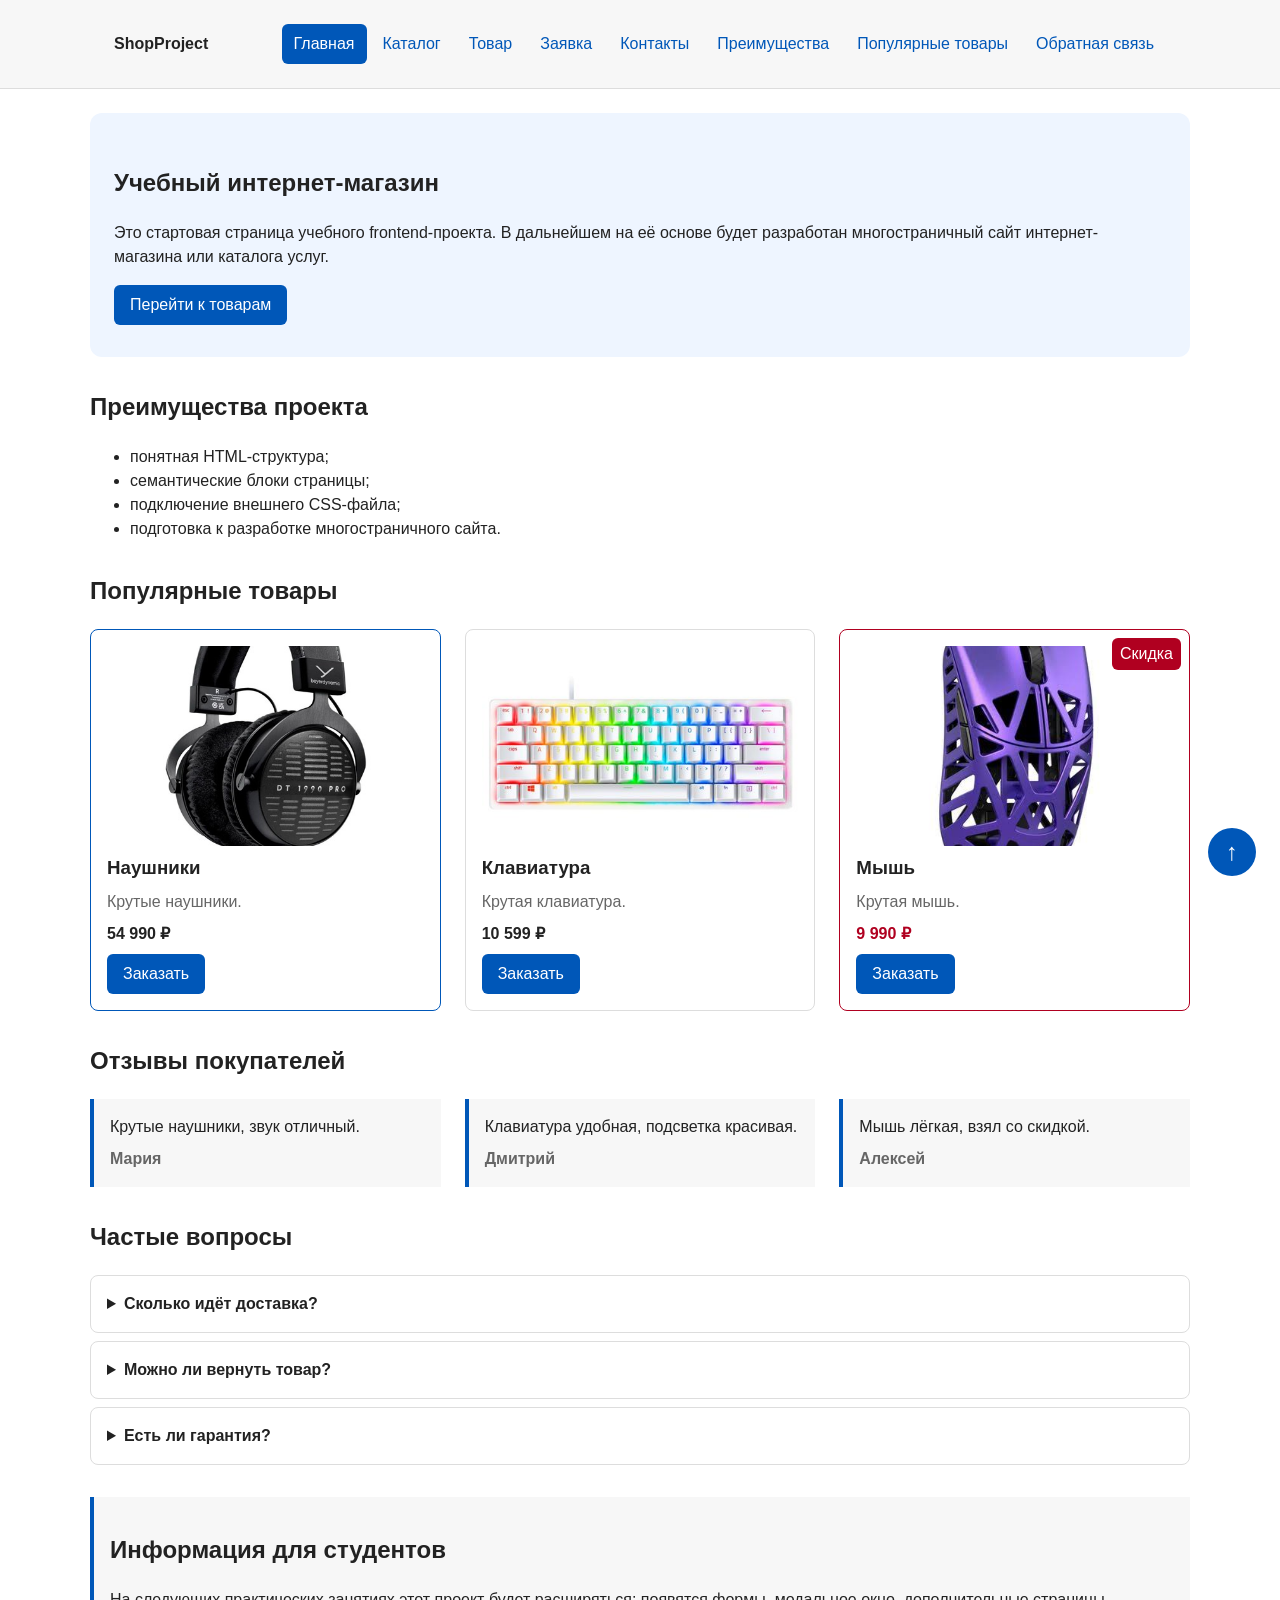
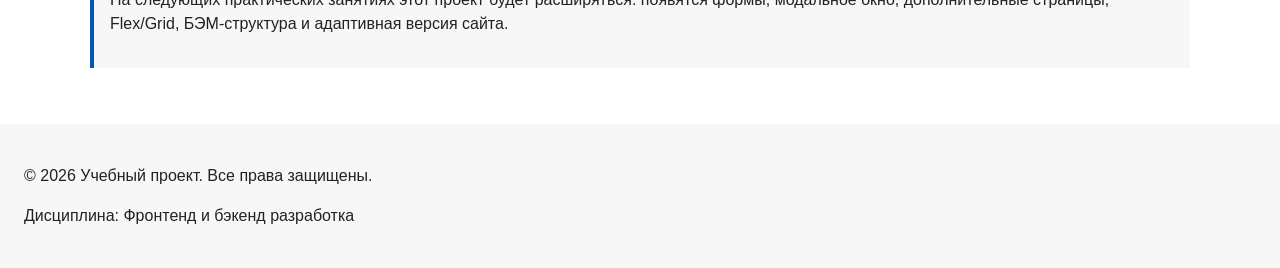
<file: index.html>
<!DOCTYPE html>
<html lang="ru">
<head>
  <meta charset="UTF-8">
  <meta name="viewport" content="width=device-width, initial-scale=1.0">
  <meta name="description" content="Учебный интернет-магазин компьютерной периферии: наушники, клавиатуры, мыши и другие товары.">
  <title>Главная — Учебный интернет-магазин</title>
  <link rel="stylesheet" href="css/style.css">
  <script src="js/main.js" defer></script>
</head>
<body>
  <header class="site-header">
    <div class="site-header__inner">
      <a class="site-header__logo" href="index.html">ShopProject</a>

      <nav class="site-nav" aria-label="Основная навигация">
        <ul class="site-nav__list">
          <li class="site-nav__item">
            <a class="site-nav__link site-nav__link--active" href="index.html">Главная</a>
          </li>
          <li class="site-nav__item">
            <a class="site-nav__link" href="catalog.html">Каталог</a>
          </li>
          <li class="site-nav__item">
            <a class="site-nav__link" href="product.html">Товар</a>
          </li>
          <li class="site-nav__item">
            <a class="site-nav__link" href="order.html">Заявка</a>
          </li>
          <li class="site-nav__item">
            <a class="site-nav__link" href="contacts.html">Контакты</a>
          </li>
          <li class="site-nav__item">
            <a class="site-nav__link" href="index.html#advantages">Преимущества</a>
          </li>
          <li class="site-nav__item">
            <a class="site-nav__link" href="index.html#popular">Популярные товары</a>
          </li>
          <li class="site-nav__item">
            <a class="site-nav__link" href="index.html#contacts">Обратная связь</a>
          </li>
        </ul>
      </nav>
    </div>
  </header>

  <main>
    <section class="hero">
      <h1>Учебный интернет-магазин</h1>
      <p>
        Это стартовая страница учебного frontend-проекта.
        В дальнейшем на её основе будет разработан многостраничный сайт
        интернет-магазина или каталога услуг.
      </p>
      <a class="button button--primary" href="#popular">Перейти к товарам</a>
    </section>
    <section class="section" id="advantages">
      <h2 class="section__title">Преимущества проекта</h2>
      <ul class="advantages-list">
        <li>понятная HTML-структура;</li>
        <li>семантические блоки страницы;</li>
        <li>подключение внешнего CSS-файла;</li>
        <li>подготовка к разработке многостраничного сайта.</li>
      </ul>
    </section>




    <section class="section" id="popular">
      <h2 class="section__title">Популярные товары</h2>
      <div class="products-grid">
      <article class="product-card product-card--featured">
        <img
          class="product-card__image"
          src="images/headphones.jpg"
          alt="Наушники"
          width="300"
          height="300"
          loading="lazy"
        >
        <h3 class="product-card__title">Наушники</h3>
        <p class="product-card__description">
          Крутые наушники.
        </p>
        <p class="product-card__price">54 990 ₽</p>
        <button
          class="button button--primary product-card__button"
          type="button"
          data-product="Наушники"
        >
          Заказать
        </button>
      </article>


      <article class="product-card">
        <img
          class="product-card__image"
          src="images/keyboard.jpg"
          alt="Клавиатура"
          width="300"
          height="300"
          loading="lazy"
        >
        <h3 class="product-card__title">Клавиатура</h3>
        <p class="product-card__description">
          Крутая клавиатура.
        </p>
        <p class="product-card__price">10 599 ₽</p>
        <button
          class="button button--primary product-card__button"
          type="button"
          data-product="Клавиатура"
        >
          Заказать
        </button>
      </article>
      
      
      <article class="product-card product-card--discount">
        <span class="product-card__badge">Скидка</span>
        <img
          class="product-card__image"
          src="images/mouse.jpg"
          alt="Мышь"
          width="250"
          height="250"
          loading="lazy"
        >
        <h3 class="product-card__title">Мышь</h3>
        <p class="product-card__description">
          Крутая мышь.
        </p>
        <p class="product-card__price">9 990 ₽</p>
        <button
          class="button button--primary product-card__button"
          type="button"
          data-product="Мышь"
        >
          Заказать
        </button>
      </article>
      </div>
    </section>
    <section class="section" id="reviews">
      <h2 class="section__title">Отзывы покупателей</h2>
      <div class="reviews">
        <article class="review">
          <p class="review__text">Крутые наушники, звук отличный.</p>
          <p class="review__author">Мария</p>
        </article>

        <article class="review">
          <p class="review__text">Клавиатура удобная, подсветка красивая.</p>
          <p class="review__author">Дмитрий</p>
        </article>

        <article class="review">
          <p class="review__text">Мышь лёгкая, взял со скидкой.</p>
          <p class="review__author">Алексей</p>
        </article>
      </div>
    </section>

    <section class="section" id="faq">
      <h2 class="section__title">Частые вопросы</h2>
      <div class="faq">
        <details class="faq__item">
          <summary class="faq__question">Сколько идёт доставка?</summary>
          <p class="faq__answer">По Москве — 1 день, по России — от 2 до 5 дней.</p>
        </details>

        <details class="faq__item">
          <summary class="faq__question">Можно ли вернуть товар?</summary>
          <p class="faq__answer">Да, в течение 14 дней.</p>
        </details>

        <details class="faq__item">
          <summary class="faq__question">Есть ли гарантия?</summary>
          <p class="faq__answer">Да, на все товары гарантия 12 месяцев.</p>
        </details>
      </div>
    </section>

    <aside class="aside-info">
      <h2>Информация для студентов</h2>
      <p>
        На следующих практических занятиях этот проект будет расширяться:
        появятся формы, модальное окно, дополнительные страницы, Flex/Grid,
        БЭМ-структура и адаптивная версия сайта.
      </p>
    </aside>

  </main>
  <footer class="site-footer" id="contacts">
    <p>&copy; 2026 Учебный проект. Все права защищены.</p>
    <p>Дисциплина: Фронтенд и бэкенд разработка</p>
  </footer>

  <a class="to-top" href="#" aria-label="Наверх">↑</a>


  <dialog class="order-dialog" id="order-dialog" aria-labelledby="order-dialog-title">
    <h2 class="order-dialog__title" id="order-dialog-title">Оформление заявки</h2>
    <form class="order-form" id="order-form" action="#" method="post" novalidate>
      <input id="selected-product" name="selected-product" type="hidden">

      <div class="order-form__field">
        <label class="order-form__label" for="order-name">Имя</label>
        <input
          class="order-form__input"
          id="order-name"
          name="name"
          type="text"
          placeholder="Введите ваше имя"
          minlength="2"
          autocomplete="given-name"
          required
        >
      </div>

      <div class="order-form__field">
        <label class="order-form__label" for="order-email">E-mail</label>
        <input
          class="order-form__input"
          id="order-email"
          name="email"
          type="email"
          placeholder="example@mail.ru"
          autocomplete="email"
          required
        >
      </div>

      <div class="order-form__field">
        <label class="order-form__label" for="order-phone">Телефон</label>
        <input
          class="order-form__input"
          id="order-phone"
          name="phone"
          type="tel"
          inputmode="tel"
          placeholder="+7 (900) 000-00-00"
          pattern="^\+7 \(\d{3}\) \d{3}-\d{2}-\d{2}$"
          required
        >
        <small class="order-form__hint">Формат: +7 (900) 000-00-00</small>
      </div>

      <div class="order-form__field">
        <label class="order-form__label" for="order-date">Дата связи</label>
        <input
          class="order-form__input"
          id="order-date"
          name="date"
          type="date"
        >
      </div>

      <div class="order-form__field">
        <label class="order-form__label" for="order-topic">Тема заявки</label>
        <select class="order-form__select" id="order-topic" name="topic" required>
          <option value="">Выберите тему</option>
          <option value="product">Заказ товара</option>
          <option value="consultation">Консультация</option>
          <option value="delivery">Доставка</option>
        </select>
      </div>
      
      <div class="order-form__field">
        <label class="order-form__label" for="order-comment">Комментарий</label>
        <textarea
          class="order-form__textarea"
          id="order-comment"
          name="comment"
          rows="4"
          placeholder="Укажите дополнительную информацию"
        ></textarea>
      </div>
      
      <div class="order-form__field">
        <label>
          <input
            class="order-form__checkbox"
            id="order-agreement"
            name="agreement"
            type="checkbox"
            required
          >
          Я согласен на обработку данных
        </label>
      </div>
      
      <div class="order-form__actions">
        <button class="button button--secondary" type="button" id="close-order-dialog">Закрыть</button>
        <button class="button button--primary" type="submit">Отправить заявку</button>
      </div>
    </form>
  </dialog>
  <p class="success-message" id="success-message" hidden>
    Форма успешно отправлена!
  </p>

</body>
</html>
</file>
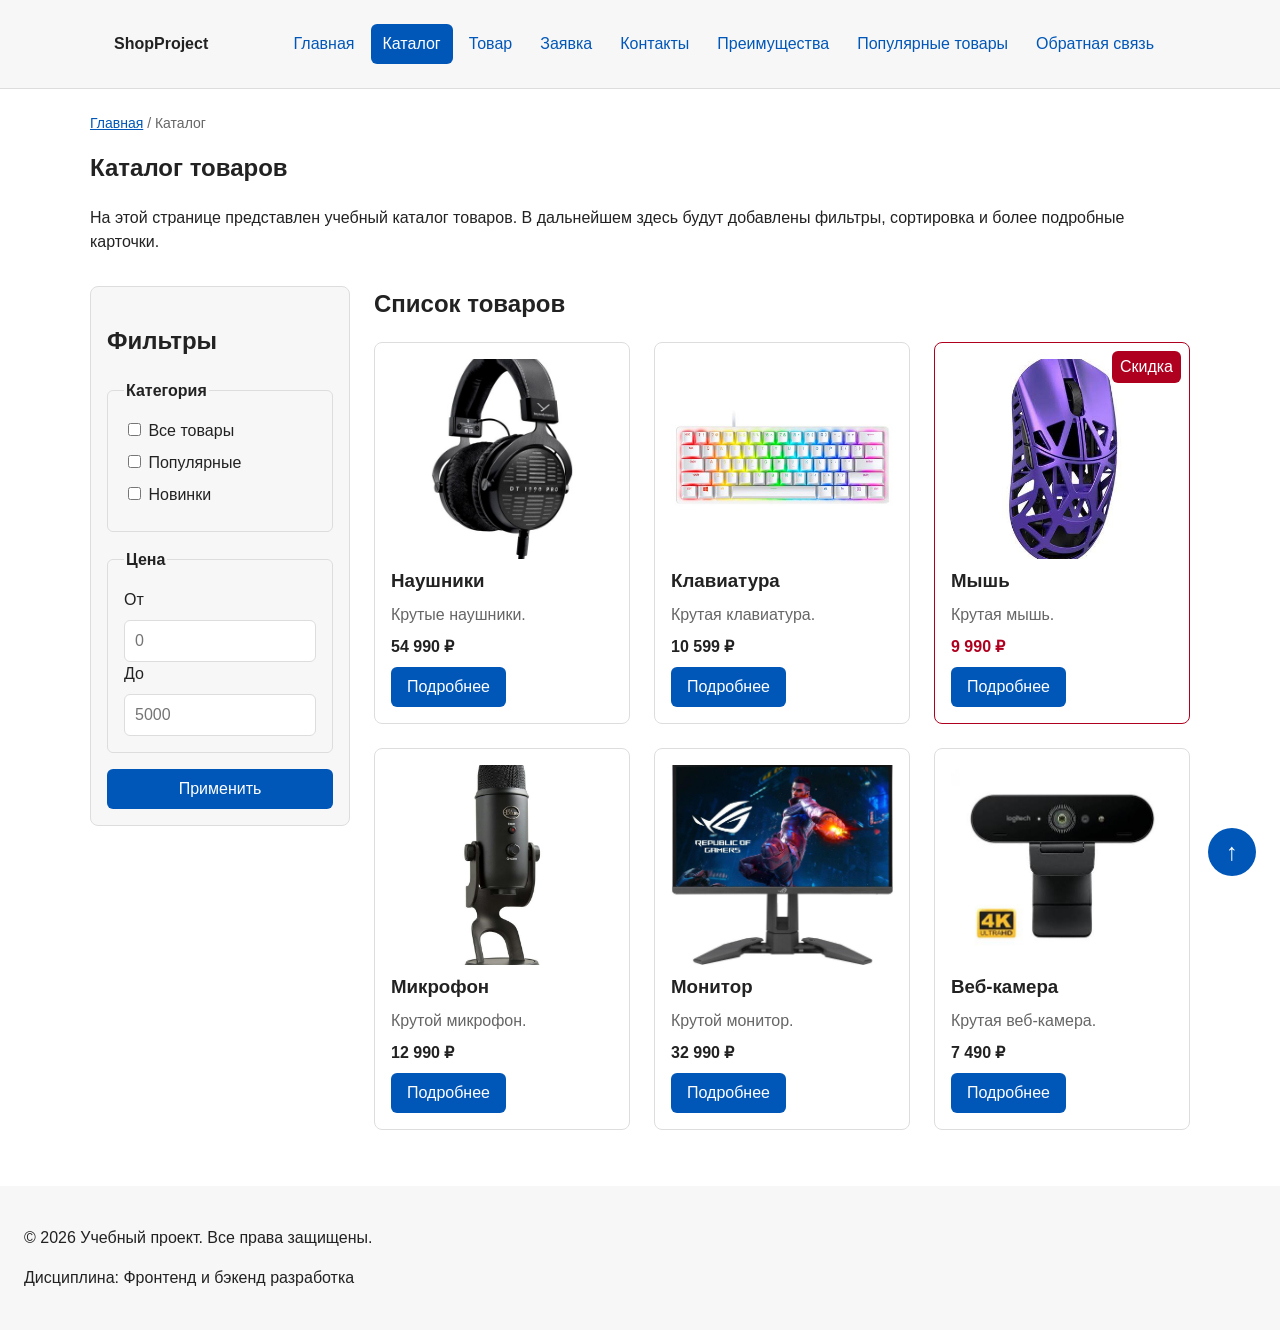
<file: catalog.html>
<!DOCTYPE html>
<html lang="ru">
<head>
  <meta charset="UTF-8">
  <meta name="viewport" content="width=device-width, initial-scale=1.0">
  <meta name="description" content="Каталог товаров учебного интернет-магазина.">
  <title>Каталог товаров — Учебный интернет-магазин</title>
  <link rel="stylesheet" href="css/style.css">
</head>
<body>
  <header class="site-header">
    <div class="site-header__inner">
      <a class="site-header__logo" href="index.html">ShopProject</a>

      <nav class="site-nav" aria-label="Основная навигация">
        <ul class="site-nav__list">
          <li class="site-nav__item">
            <a class="site-nav__link" href="index.html">Главная</a>
          </li>
          <li class="site-nav__item">
            <a class="site-nav__link site-nav__link--active" href="catalog.html">Каталог</a>
          </li>
          <li class="site-nav__item">
            <a class="site-nav__link" href="product.html">Товар</a>
          </li>
          <li class="site-nav__item">
            <a class="site-nav__link" href="order.html">Заявка</a>
          </li>
          <li class="site-nav__item">
            <a class="site-nav__link" href="contacts.html">Контакты</a>
          </li>
          <li class="site-nav__item">
            <a class="site-nav__link" href="index.html#advantages">Преимущества</a>
          </li>
          <li class="site-nav__item">
            <a class="site-nav__link" href="index.html#popular">Популярные товары</a>
          </li>
          <li class="site-nav__item">
            <a class="site-nav__link" href="index.html#contacts">Обратная связь</a>
          </li>
        </ul>
      </nav>
    </div>
  </header>

  <main>
    <nav class="breadcrumbs" aria-label="Хлебные крошки">
      <a class="breadcrumbs__link" href="index.html">Главная</a>
      <span class="breadcrumbs__current">Каталог</span>
    </nav>

    <section class="section">
      <h1 class="section__title">Каталог товаров</h1>
      <p>
        На этой странице представлен учебный каталог товаров.
        В дальнейшем здесь будут добавлены фильтры, сортировка и более
        подробные карточки.
      </p>
    </section>

    <section class="catalog-layout">
      <aside class="catalog-filters">
        <h2>Фильтры</h2>

        <form class="filters-form" action="#" method="get">
          <fieldset class="filters-form__fieldset">
            <legend class="filters-form__legend">Категория</legend>

            <label class="filters-form__label">
              <input type="checkbox" name="category" value="all">
              Все товары
            </label>

            <label class="filters-form__label">
              <input type="checkbox" name="category" value="popular">
              Популярные
            </label>

            <label class="filters-form__label">
              <input type="checkbox" name="category" value="new">
              Новинки
            </label>
          </fieldset>

          <fieldset class="filters-form__fieldset">
            <legend class="filters-form__legend">Цена</legend>

            <label class="filters-form__label" for="price-from">От</label>
            <input class="filters-form__input" id="price-from" name="price-from" type="number" min="0" placeholder="0">

            <label class="filters-form__label" for="price-to">До</label>
            <input class="filters-form__input" id="price-to" name="price-to" type="number" min="0" placeholder="5000">
          </fieldset>

          <button class="button button--primary" type="submit">Применить</button>
        </form>
      </aside>

      <section class="catalog-products">
        <h2 class="section__title">Список товаров</h2>

        <div class="products-grid">
      <article class="product-card">
        <img
          class="product-card__image"
          src="images/headphones.jpg"
          alt="Наушники"
          width="300"
          height="300"
          loading="lazy"
        >
        <h3 class="product-card__title">Наушники</h3>
        <p class="product-card__description">Крутые наушники.</p>
        <p class="product-card__price">54 990 ₽</p>
        <a class="button button--primary product-card__button" href="product.html">Подробнее</a>
      </article>

      <article class="product-card">
        <img
          class="product-card__image"
          src="images/keyboard.jpg"
          alt="Клавиатура"
          width="300"
          height="300"
          loading="lazy"
        >
        <h3 class="product-card__title">Клавиатура</h3>
        <p class="product-card__description">Крутая клавиатура.</p>
        <p class="product-card__price">10 599 ₽</p>
        <a class="button button--primary product-card__button" href="product.html">Подробнее</a>
      </article>

      <article class="product-card product-card--discount">
        <span class="product-card__badge">Скидка</span>
        <img
          class="product-card__image"
          src="images/mouse.jpg"
          alt="Мышь"
          width="300"
          height="300"
          loading="lazy"
        >
        <h3 class="product-card__title">Мышь</h3>
        <p class="product-card__description">Крутая мышь.</p>
        <p class="product-card__price">9 990 ₽</p>
        <a class="button button--primary product-card__button" href="product.html">Подробнее</a>
      </article>

      <article class="product-card">
        <img
          class="product-card__image"
          src="images/micro.jpg"
          alt="Микрофон"
          width="300"
          height="300"
          loading="lazy"
        >
        <h3 class="product-card__title">Микрофон</h3>
        <p class="product-card__description">Крутой микрофон.</p>
        <p class="product-card__price">12 990 ₽</p>
        <a class="button button--primary product-card__button" href="product.html">Подробнее</a>
      </article>

      <article class="product-card">
        <img
          class="product-card__image"
          src="images/monik.jpg"
          alt="Монитор"
          width="300"
          height="300"
          loading="lazy"
        >
        <h3 class="product-card__title">Монитор</h3>
        <p class="product-card__description">Крутой монитор.</p>
        <p class="product-card__price">32 990 ₽</p>
        <a class="button button--primary product-card__button" href="product.html">Подробнее</a>
      </article>

      <article class="product-card">
        <img
          class="product-card__image"
          src="images/vebcam.jpeg"
          alt="Веб-камера"
          width="300"
          height="300"
          loading="lazy"
        >
        <h3 class="product-card__title">Веб-камера</h3>
        <p class="product-card__description">Крутая веб-камера.</p>
        <p class="product-card__price">7 490 ₽</p>
        <a class="button button--primary product-card__button" href="product.html">Подробнее</a>
      </article>
        </div>
      </section>
    </section>
  </main>

  <footer class="site-footer">
    <p>&copy; 2026 Учебный проект. Все права защищены.</p>
    <p>Дисциплина: Фронтенд и бэкенд разработка</p>
  </footer>

  <a class="to-top" href="#" aria-label="Наверх">↑</a>
</body>
</html>
</file>
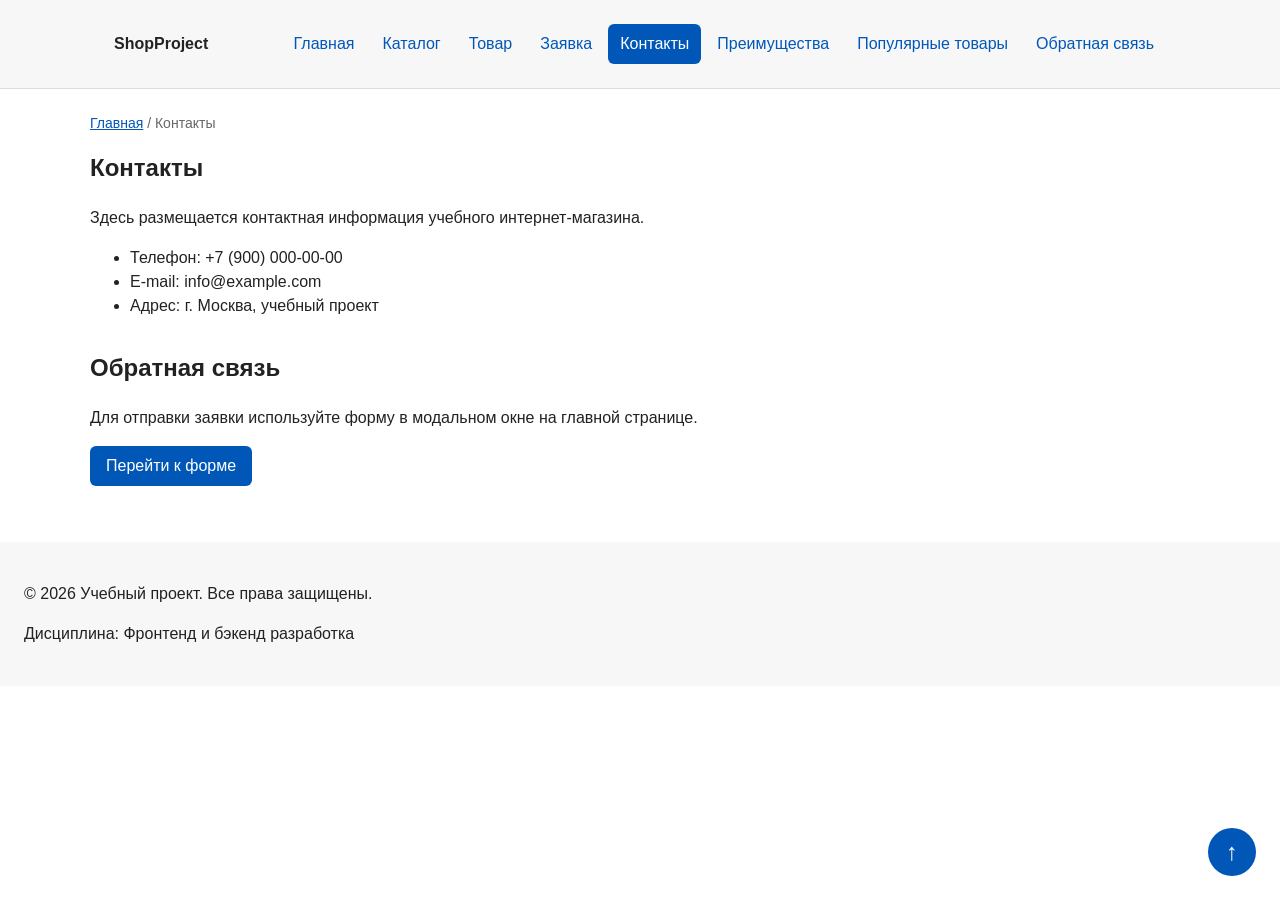
<file: contacts.html>
<!DOCTYPE html>
<html lang="ru">
<head>
  <meta charset="UTF-8">
  <meta name="viewport" content="width=device-width, initial-scale=1.0">
  <meta name="description" content="Контактная информация учебного интернет-магазина.">
  <title>Контакты — Учебный интернет-магазин</title>
  <link rel="stylesheet" href="css/style.css">
</head>
<body>
  <header class="site-header">
    <div class="site-header__inner">
      <a class="site-header__logo" href="index.html">ShopProject</a>

      <nav class="site-nav" aria-label="Основная навигация">
        <ul class="site-nav__list">
          <li class="site-nav__item">
            <a class="site-nav__link" href="index.html">Главная</a>
          </li>
          <li class="site-nav__item">
            <a class="site-nav__link" href="catalog.html">Каталог</a>
          </li>
          <li class="site-nav__item">
            <a class="site-nav__link" href="product.html">Товар</a>
          </li>
          <li class="site-nav__item">
            <a class="site-nav__link" href="order.html">Заявка</a>
          </li>
          <li class="site-nav__item">
            <a class="site-nav__link site-nav__link--active" href="contacts.html">Контакты</a>
          </li>
          <li class="site-nav__item">
            <a class="site-nav__link" href="index.html#advantages">Преимущества</a>
          </li>
          <li class="site-nav__item">
            <a class="site-nav__link" href="index.html#popular">Популярные товары</a>
          </li>
          <li class="site-nav__item">
            <a class="site-nav__link" href="index.html#contacts">Обратная связь</a>
          </li>
        </ul>
      </nav>
    </div>
  </header>

  <main>
    <nav class="breadcrumbs" aria-label="Хлебные крошки">
      <a class="breadcrumbs__link" href="index.html">Главная</a>
      <span class="breadcrumbs__current">Контакты</span>
    </nav>

    <section class="section">
      <h1 class="section__title">Контакты</h1>
      <p>
        Здесь размещается контактная информация учебного интернет-магазина.
      </p>

      <ul>
        <li>Телефон: +7 (900) 000-00-00</li>
        <li>E-mail: info@example.com</li>
        <li>Адрес: г. Москва, учебный проект</li>
      </ul>
    </section>

    <section class="section" id="feedback">
      <h2 class="section__title">Обратная связь</h2>
      <p>
        Для отправки заявки используйте форму в модальном окне на главной странице.
      </p>
      <a class="button button--primary" href="index.html#contacts">Перейти к форме</a>
    </section>
  </main>

  <footer class="site-footer">
    <p>&copy; 2026 Учебный проект. Все права защищены.</p>
    <p>Дисциплина: Фронтенд и бэкенд разработка</p>
  </footer>

  <a class="to-top" href="#" aria-label="Наверх">↑</a>
</body>
</html>
</file>
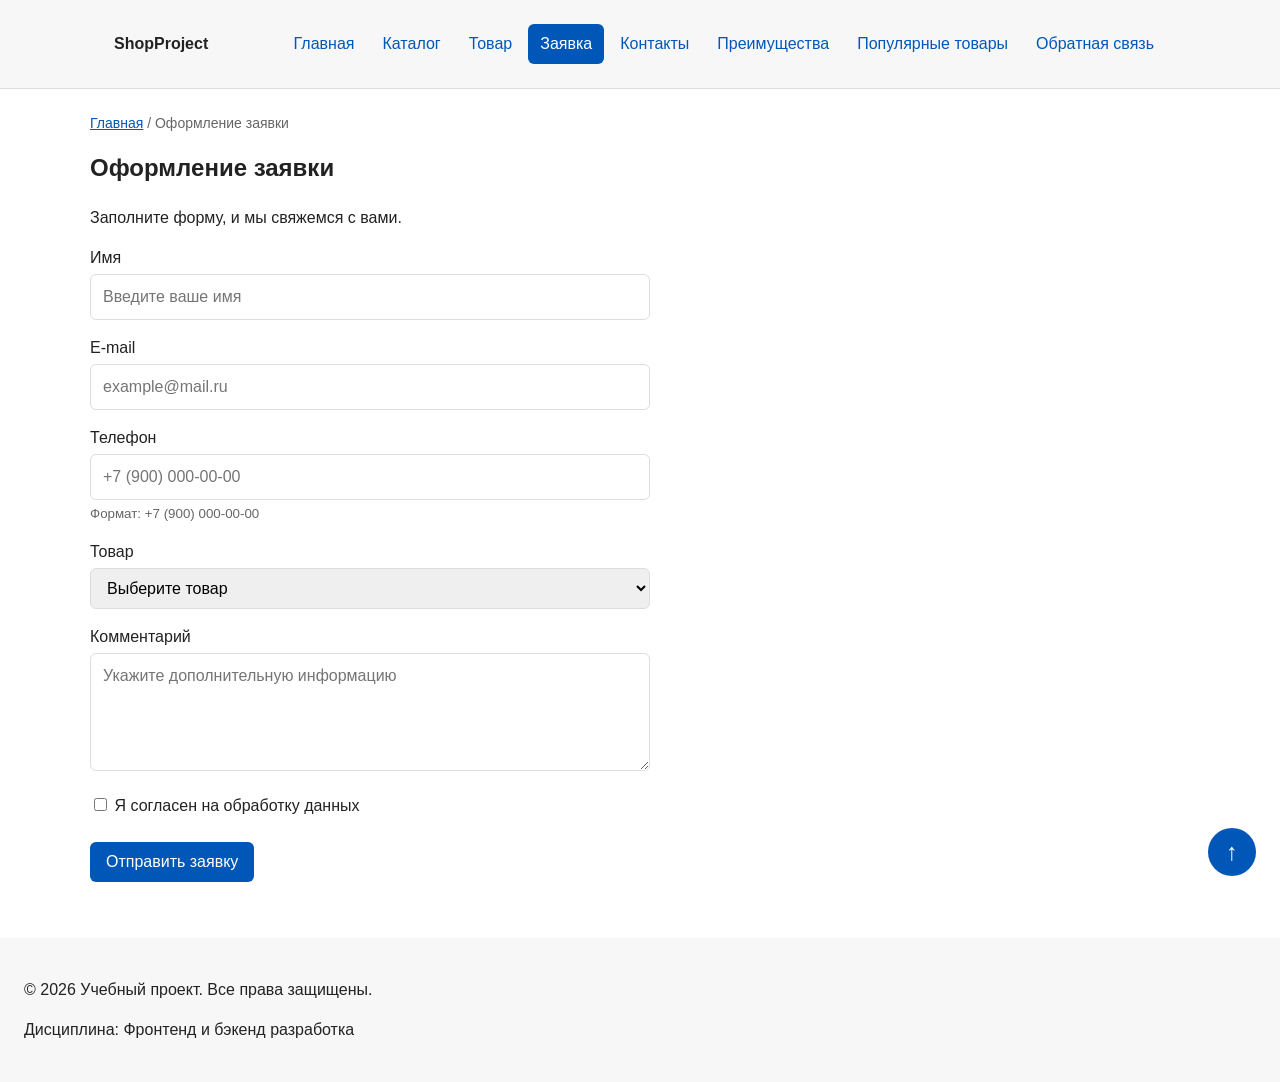
<file: order.html>
<!DOCTYPE html>
<html lang="ru">
<head>
  <meta charset="UTF-8">
  <meta name="viewport" content="width=device-width, initial-scale=1.0">
  <meta name="description" content="Оформление заявки в учебном интернет-магазине.">
  <title>Оформление заявки — Учебный интернет-магазин</title>
  <link rel="stylesheet" href="css/style.css">
</head>
<body>
  <header class="site-header">
    <div class="site-header__inner">
      <a class="site-header__logo" href="index.html">ShopProject</a>

      <nav class="site-nav" aria-label="Основная навигация">
        <ul class="site-nav__list">
          <li class="site-nav__item">
            <a class="site-nav__link" href="index.html">Главная</a>
          </li>
          <li class="site-nav__item">
            <a class="site-nav__link" href="catalog.html">Каталог</a>
          </li>
          <li class="site-nav__item">
            <a class="site-nav__link" href="product.html">Товар</a>
          </li>
          <li class="site-nav__item">
            <a class="site-nav__link site-nav__link--active" href="order.html">Заявка</a>
          </li>
          <li class="site-nav__item">
            <a class="site-nav__link" href="contacts.html">Контакты</a>
          </li>
          <li class="site-nav__item">
            <a class="site-nav__link" href="index.html#advantages">Преимущества</a>
          </li>
          <li class="site-nav__item">
            <a class="site-nav__link" href="index.html#popular">Популярные товары</a>
          </li>
          <li class="site-nav__item">
            <a class="site-nav__link" href="index.html#contacts">Обратная связь</a>
          </li>
        </ul>
      </nav>
    </div>
  </header>

  <main>
    <nav class="breadcrumbs" aria-label="Хлебные крошки">
      <a class="breadcrumbs__link" href="index.html">Главная</a>
      <span class="breadcrumbs__current">Оформление заявки</span>
    </nav>

    <section class="section">
      <h1 class="section__title">Оформление заявки</h1>
      <p>Заполните форму, и мы свяжемся с вами.</p>

      <form class="order-form order-form--page" action="#" method="post">
        <div class="order-form__field">
          <label class="order-form__label" for="order-name">Имя</label>
          <input
            class="order-form__input"
            id="order-name"
            name="name"
            type="text"
            placeholder="Введите ваше имя"
            minlength="2"
            autocomplete="given-name"
            required
          >
        </div>

        <div class="order-form__field">
          <label class="order-form__label" for="order-email">E-mail</label>
          <input
            class="order-form__input"
            id="order-email"
            name="email"
            type="email"
            placeholder="example@mail.ru"
            autocomplete="email"
            required
          >
        </div>

        <div class="order-form__field">
          <label class="order-form__label" for="order-phone">Телефон</label>
          <input
            class="order-form__input"
            id="order-phone"
            name="phone"
            type="tel"
            inputmode="tel"
            placeholder="+7 (900) 000-00-00"
            pattern="^\+7 \(\d{3}\) \d{3}-\d{2}-\d{2}$"
            required
          >
          <small class="order-form__hint">Формат: +7 (900) 000-00-00</small>
        </div>

        <div class="order-form__field">
          <label class="order-form__label" for="order-product">Товар</label>
          <select class="order-form__select" id="order-product" name="product" required>
            <option value="">Выберите товар</option>
            <option value="headphones">Наушники</option>
            <option value="keyboard">Клавиатура</option>
            <option value="mouse">Мышь</option>
            <option value="microphone">Микрофон</option>
            <option value="monitor">Монитор</option>
            <option value="webcam">Веб-камера</option>
          </select>
        </div>

        <div class="order-form__field">
          <label class="order-form__label" for="order-comment">Комментарий</label>
          <textarea
            class="order-form__textarea"
            id="order-comment"
            name="comment"
            rows="4"
            placeholder="Укажите дополнительную информацию"
          ></textarea>
        </div>

        <div class="order-form__field">
          <label>
            <input
              class="order-form__checkbox"
              id="order-agreement"
              name="agreement"
              type="checkbox"
              required
            >
            Я согласен на обработку данных
          </label>
        </div>

        <div class="order-form__actions">
          <button class="button button--primary" type="submit">Отправить заявку</button>
        </div>
      </form>
    </section>
  </main>

  <footer class="site-footer">
    <p>&copy; 2026 Учебный проект. Все права защищены.</p>
    <p>Дисциплина: Фронтенд и бэкенд разработка</p>
  </footer>

  <a class="to-top" href="#" aria-label="Наверх">↑</a>
</body>
</html>
</file>
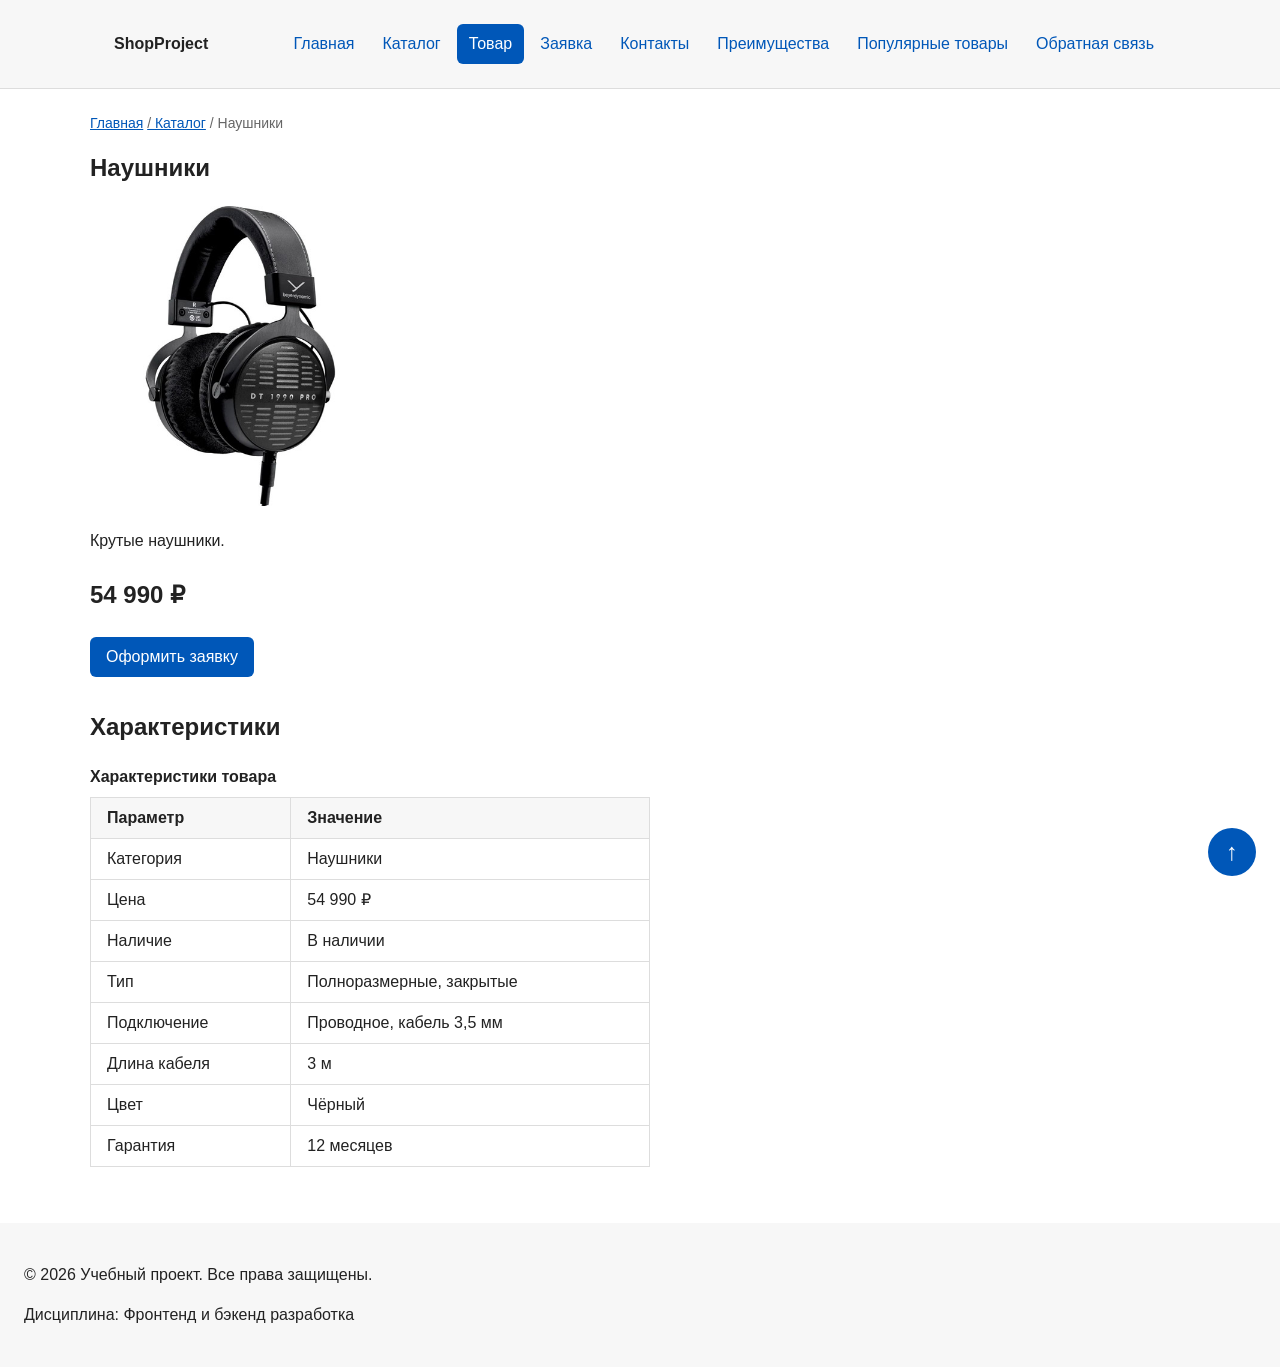
<file: product.html>
<!DOCTYPE html>
<html lang="ru">
<head>
  <meta charset="UTF-8">
  <meta name="viewport" content="width=device-width, initial-scale=1.0">
  <meta name="description" content="Карточка товара «Наушники» учебного интернет-магазина.">
  <title>Наушники — Учебный интернет-магазин</title>
  <link rel="stylesheet" href="css/style.css">
</head>
<body>
  <header class="site-header">
    <div class="site-header__inner">
      <a class="site-header__logo" href="index.html">ShopProject</a>

      <nav class="site-nav" aria-label="Основная навигация">
        <ul class="site-nav__list">
          <li class="site-nav__item">
            <a class="site-nav__link" href="index.html">Главная</a>
          </li>
          <li class="site-nav__item">
            <a class="site-nav__link" href="catalog.html">Каталог</a>
          </li>
          <li class="site-nav__item">
            <a class="site-nav__link site-nav__link--active" href="product.html">Товар</a>
          </li>
          <li class="site-nav__item">
            <a class="site-nav__link" href="order.html">Заявка</a>
          </li>
          <li class="site-nav__item">
            <a class="site-nav__link" href="contacts.html">Контакты</a>
          </li>
          <li class="site-nav__item">
            <a class="site-nav__link" href="index.html#advantages">Преимущества</a>
          </li>
          <li class="site-nav__item">
            <a class="site-nav__link" href="index.html#popular">Популярные товары</a>
          </li>
          <li class="site-nav__item">
            <a class="site-nav__link" href="index.html#contacts">Обратная связь</a>
          </li>
        </ul>
      </nav>
    </div>
  </header>

  <main>
    <nav class="breadcrumbs" aria-label="Хлебные крошки">
      <a class="breadcrumbs__link" href="index.html">Главная</a>
      <a class="breadcrumbs__link" href="catalog.html">Каталог</a>
      <span class="breadcrumbs__current">Наушники</span>
    </nav>

    <article class="section product">
      <h1 class="section__title">Наушники</h1>
      <img
        class="product__image"
        src="images/headphones.jpg"
        alt="Наушники"
        width="300"
        height="300"
      >
      <p class="product__description">Крутые наушники.</p>
      <p class="product__price">54 990 ₽</p>
      <a class="button button--primary" href="order.html">Оформить заявку</a>
    </article>

    <section class="section">
      <h2 class="section__title">Характеристики</h2>
      <table class="product-table">
        <caption>Характеристики товара</caption>
        <thead>
          <tr>
            <th>Параметр</th>
            <th>Значение</th>
          </tr>
        </thead>
        <tbody>
          <tr>
            <td>Категория</td>
            <td>Наушники</td>
          </tr>
          <tr>
            <td>Цена</td>
            <td>54 990 ₽</td>
          </tr>
          <tr>
            <td>Наличие</td>
            <td>В наличии</td>
          </tr>
          <tr>
            <td>Тип</td>
            <td>Полноразмерные, закрытые</td>
          </tr>
          <tr>
            <td>Подключение</td>
            <td>Проводное, кабель 3,5 мм</td>
          </tr>
          <tr>
            <td>Длина кабеля</td>
            <td>3 м</td>
          </tr>
          <tr>
            <td>Цвет</td>
            <td>Чёрный</td>
          </tr>
          <tr>
            <td>Гарантия</td>
            <td>12 месяцев</td>
          </tr>
        </tbody>
      </table>
    </section>
  </main>

  <footer class="site-footer">
    <p>&copy; 2026 Учебный проект. Все права защищены.</p>
    <p>Дисциплина: Фронтенд и бэкенд разработка</p>
  </footer>

  <a class="to-top" href="#" aria-label="Наверх">↑</a>
</body>
</html>
</file>
<file: css/style.css>
/* ===============================
   1. Переменные проекта
   =============================== */

:root {
  /* Основные цвета проекта */
  --color-bg: #ffffff;
  --color-text: #222222;
  --color-muted: #666666;
  --color-primary: #0057b8;
  --color-primary-dark: #003f86;
  --color-border: #dddddd;
  --color-surface: #f7f7f7;
  --color-surface-accent: #eef5ff;
  --color-danger: #b00020;
  --color-success: #168a2f;
  --color-success-bg: #eefaf0;
  --color-white: #ffffff;

  /* Отступы */
  --space-xs: 4px;
  --space-sm: 8px;
  --space-md: 16px;
  --space-lg: 24px;
  --space-xl: 32px;

  /* Скругления */
  --radius-sm: 6px;
  --radius-md: 8px;
  --radius-lg: 12px;

  /* Размеры */
  --container-width: 1100px;
}


/* ===============================
   2. Базовые стили
   =============================== */

* {
  box-sizing: border-box;
}

html {
  scroll-behavior: smooth;
}

body {
  margin: 0;
  font-family: Arial, sans-serif;
  line-height: 1.5;
  color: var(--color-text);
  background-color: var(--color-bg);
}

main {
  padding: var(--space-lg);
}

:target {
  outline: 2px dashed var(--color-primary);
  outline-offset: 4px;
}


/* ===============================
   3. Общие элементы интерфейса
   =============================== */

a {
  color: var(--color-primary);
}

a:hover {
  color: var(--color-primary-dark);
}

a:focus-visible {
  outline: 2px solid var(--color-primary);
  outline-offset: 3px;
}

.button {
  display: inline-block;
  padding: var(--space-sm) var(--space-md);
  border: none;
  border-radius: var(--radius-sm);
  font: inherit;
  text-decoration: none;
  cursor: pointer;
}

.button--primary {
  color: var(--color-white);
  background-color: var(--color-primary);
}

.button--primary:hover {
  background-color: var(--color-primary-dark);
}

.button--secondary {
  color: var(--color-primary);
  background-color: transparent;
  border: 1px solid var(--color-primary);
}

.button--secondary:hover {
  color: var(--color-white);
  background-color: var(--color-primary);
}

.button:focus-visible {
  outline: 2px solid var(--color-primary);
  outline-offset: 3px;
}

.button:disabled,
.button--disabled {
  opacity: 0.6;
  cursor: not-allowed;
}


/* ===============================
   4. Шапка и навигация
   =============================== */

.site-header {
  background-color: var(--color-surface);
}

.site-header__inner {
  max-width: var(--container-width);
  margin: 0 auto;
  padding: var(--space-lg);
}

.site-header__logo {
  font-weight: 700;
  color: var(--color-text);
  text-decoration: none;
}

.site-nav__list {
  display: flex;
  flex-wrap: wrap;
  justify-content: center;
  align-items: center;
  gap: var(--space-md);
  padding: 0;
  margin: var(--space-md) 0 0;
  list-style: none;
}

.site-nav__link {
  display: inline-block;
  padding: var(--space-sm) var(--space-md);
  color: var(--color-primary);
  text-decoration: none;
  border-radius: var(--radius-sm);
}

.site-nav__link:hover {
  color: var(--color-white);
  background-color: var(--color-primary);
}

.site-nav__link:focus-visible {
  outline: 2px solid var(--color-primary);
  outline-offset: 3px;
}

.site-nav__link--active {
  color: var(--color-white);
  background-color: var(--color-primary);
}

.breadcrumbs {
  max-width: var(--container-width);
  margin: 0 auto var(--space-md);
  font-size: 14px;
  color: var(--color-muted);
}

.breadcrumbs__link {
  color: var(--color-primary);
}

.breadcrumbs__link + .breadcrumbs__link::before,
.breadcrumbs__current::before {
  content: " / ";
  color: var(--color-muted);
}


/* ===============================
   5. Компоненты страницы
   =============================== */

.hero {
  max-width: var(--container-width);
  margin: 0 auto var(--space-xl);
  padding: var(--space-xl) var(--space-lg);
  background-color: var(--color-surface-accent);
  border-radius: var(--radius-lg);
}

.section {
  max-width: var(--container-width);
  margin: 0 auto var(--space-xl);
}

.section__title {
  margin-top: 0;
}

.aside-info {
  max-width: var(--container-width);
  margin: 0 auto var(--space-xl);
  padding: var(--space-md);
  border-left: 4px solid var(--color-primary);
  background-color: var(--color-surface);
}

.success-message {
  max-width: var(--container-width);
  margin: var(--space-lg) auto;
  padding: var(--space-md);
  border-left: 4px solid var(--color-success);
  background-color: var(--color-success-bg);
}

.site-footer {
  padding: var(--space-lg);
  background-color: var(--color-surface);
}


/* ===============================
   6. Карточки товаров
   =============================== */

.products-grid {
  display: grid;
  grid-template-columns: repeat(3, 1fr);
  gap: var(--space-lg);
}

.product-card {
  position: relative;
  display: flex;
  flex-direction: column;
  gap: var(--space-sm);
  padding: var(--space-md);
  border: 1px solid var(--color-border);
  border-radius: var(--radius-md);
  background-color: var(--color-bg);
}

.product-card:hover {
  border-color: var(--color-primary);
}

.product-card--featured {
  border-color: var(--color-primary);
}

.product-card--discount {
  border-color: var(--color-danger);
}

.product-card__image {
  width: 100%;
  height: 200px;
  object-fit: cover;   /* чтобы не искажалось */
}

.product-card__title {
  margin: 0;
  color: var(--color-text);
}

.product-card__description {
  margin: 0;
  color: var(--color-muted);
}

.product-card__price {
  margin: 0;
  font-weight: 700;
}

.product-card--discount .product-card__price {
  color: var(--color-danger);
}

.product-card__button {
  margin-top: auto;
  align-self: flex-start;
}

.product-card__badge {
  position: absolute;
  top: var(--space-sm);
  right: var(--space-sm);
  padding: 4px 8px;
  color: var(--color-white);
  background-color: var(--color-danger);
  border-radius: var(--radius-sm);
}


/* ===============================
   7. Страница каталога
   =============================== */

.catalog-layout {
  max-width: var(--container-width);
  margin: 0 auto var(--space-xl);
  display: grid;
  grid-template-columns: 260px 1fr;
  grid-template-areas: "filters products";
  gap: var(--space-lg);
}

.catalog-filters {
  grid-area: filters;
  padding: var(--space-md);
  border: 1px solid var(--color-border);
  border-radius: var(--radius-md);
  background-color: var(--color-surface);
}

.catalog-products {
  grid-area: products;
}

.filters-form {
  display: grid;
  gap: var(--space-md);
}

.filters-form__fieldset {
  margin: 0;
  padding: var(--space-md);
  border: 1px solid var(--color-border);
  border-radius: var(--radius-sm);
}

.filters-form__legend {
  font-weight: 700;
}

.filters-form__label {
  display: block;
  margin-bottom: var(--space-sm);
}

.filters-form__input {
  width: 100%;
  padding: 8px 10px;
  border: 1px solid var(--color-border);
  border-radius: var(--radius-sm);
  font: inherit;
}


/* ===============================
   8. Форма и модальное окно
   =============================== */

.order-dialog {
  width: min(100% - 32px, 560px);
  padding: var(--space-lg);
  border: none;
  border-radius: var(--radius-lg);
}

.order-dialog::backdrop {
  background-color: rgba(0, 0, 0, 0.5);
}

.order-dialog__title {
  margin-top: 0;
}

.order-form__field {
  margin-bottom: var(--space-md);
}

.order-form__label {
  display: block;
  margin-bottom: var(--space-xs);
}

.order-form__input,
.order-form__select,
.order-form__textarea {
  width: 100%;
  padding: 10px 12px;
  border: 1px solid var(--color-border);
  border-radius: var(--radius-sm);
  font: inherit;
}

.order-form__checkbox {
  width: auto;
}

.order-form__hint {
  display: block;
  margin-top: var(--space-xs);
  color: var(--color-muted);
}

.order-form__input:hover,
.order-form__select:hover,
.order-form__textarea:hover {
  border-color: var(--color-primary);
}

.order-form__input:focus-visible,
.order-form__select:focus-visible,
.order-form__textarea:focus-visible {
  outline: 2px solid var(--color-primary);
  outline-offset: 3px;
}

[aria-invalid="true"] {
  border-color: var(--color-danger);
}

.order-form__actions {
  display: flex;
  gap: var(--space-md);
  margin-top: var(--space-lg);
}


.order-form--page {
  max-width: 560px;
}


/* ===============================
   9. Страница товара
   =============================== */

.product__image {
  width: 300px;
  height: 300px;
  object-fit: cover;
}

.product__price {
  font-size: 24px;
  font-weight: 700;
}

.product-table {
  width: 100%;
  max-width: 560px;
  border-collapse: collapse;
}

.product-table caption {
  margin-bottom: var(--space-sm);
  text-align: left;
  font-weight: 700;
}

.product-table th,
.product-table td {
  padding: var(--space-sm) var(--space-md);
  border: 1px solid var(--color-border);
  text-align: left;
}

.product-table th {
  background-color: var(--color-surface);
}


/* ===============================
   Самостоятельные доработки: отзывы, FAQ, кнопка «Наверх»
   =============================== */

.reviews {
  display: grid;
  grid-template-columns: repeat(3, 1fr);
  gap: var(--space-lg);
}

.review {
  padding: var(--space-md);
  border-left: 4px solid var(--color-primary);
  background-color: var(--color-surface);
}

.review__text {
  margin: 0 0 var(--space-sm);
}

.review__author {
  margin: 0;
  font-weight: 700;
  color: var(--color-muted);
}

.faq__item {
  margin-bottom: var(--space-sm);
  padding: var(--space-md);
  border: 1px solid var(--color-border);
  border-radius: var(--radius-md);
}

.faq__question {
  font-weight: 700;
  cursor: pointer;
}

.faq__answer {
  margin: var(--space-sm) 0 0;
  color: var(--color-muted);
}

.to-top {
  position: fixed;                /* кнопка всегда в углу экрана */
  right: var(--space-lg);
  bottom: var(--space-lg);
  z-index: 20;                    /* поверх шапки и карточек */
  display: flex;
  justify-content: center;
  align-items: center;
  width: 48px;
  height: 48px;
  font-size: 24px;
  color: var(--color-white);
  text-decoration: none;
  background-color: var(--color-primary);
  border-radius: 50%;
}

.to-top:hover {
  color: var(--color-white);
  background-color: var(--color-primary-dark);
}

.to-top:focus-visible {
  outline: 2px solid var(--color-primary);
  outline-offset: 3px;
}


/* ===============================
   10. Липкая шапка и липкие фильтры
   =============================== */

:root {
  --header-height: 88px;  /* высота шапки: на эту величину отступают фильтры */
}

.site-header {
  position: sticky;
  top: 0;                 /* шапка прилипает к верху окна при прокрутке */
  z-index: 10;            /* шапка остаётся поверх карточек */
  border-bottom: 1px solid var(--color-border);
}

.site-header__inner {
  display: flex;
  flex-wrap: wrap;
  justify-content: space-between;
  align-items: center;
  gap: var(--space-md);
}

.site-nav__list {
  gap: var(--space-xs);
  margin: 0;
}

.site-nav__link {
  padding: var(--space-sm) 12px;
}

.catalog-filters {
  position: sticky;
  top: calc(var(--header-height) + var(--space-md));  /* фильтры фиксируются под шапкой */
  align-self: start;
}


/* На средних экранах меню переносится на вторую строку — шапка выше */
@media (max-width: 1100px) {
  :root {
    --header-height: 130px;
  }
}


/* ===============================
   11. Адаптив: на узких экранах шапка и фильтры не липнут
   =============================== */

@media (max-width: 800px) {
  .site-header,
  .catalog-filters {
    position: static;
  }

  .catalog-layout {
    grid-template-columns: 1fr;
    grid-template-areas:
      "filters"
      "products";
  }
}
</file>
